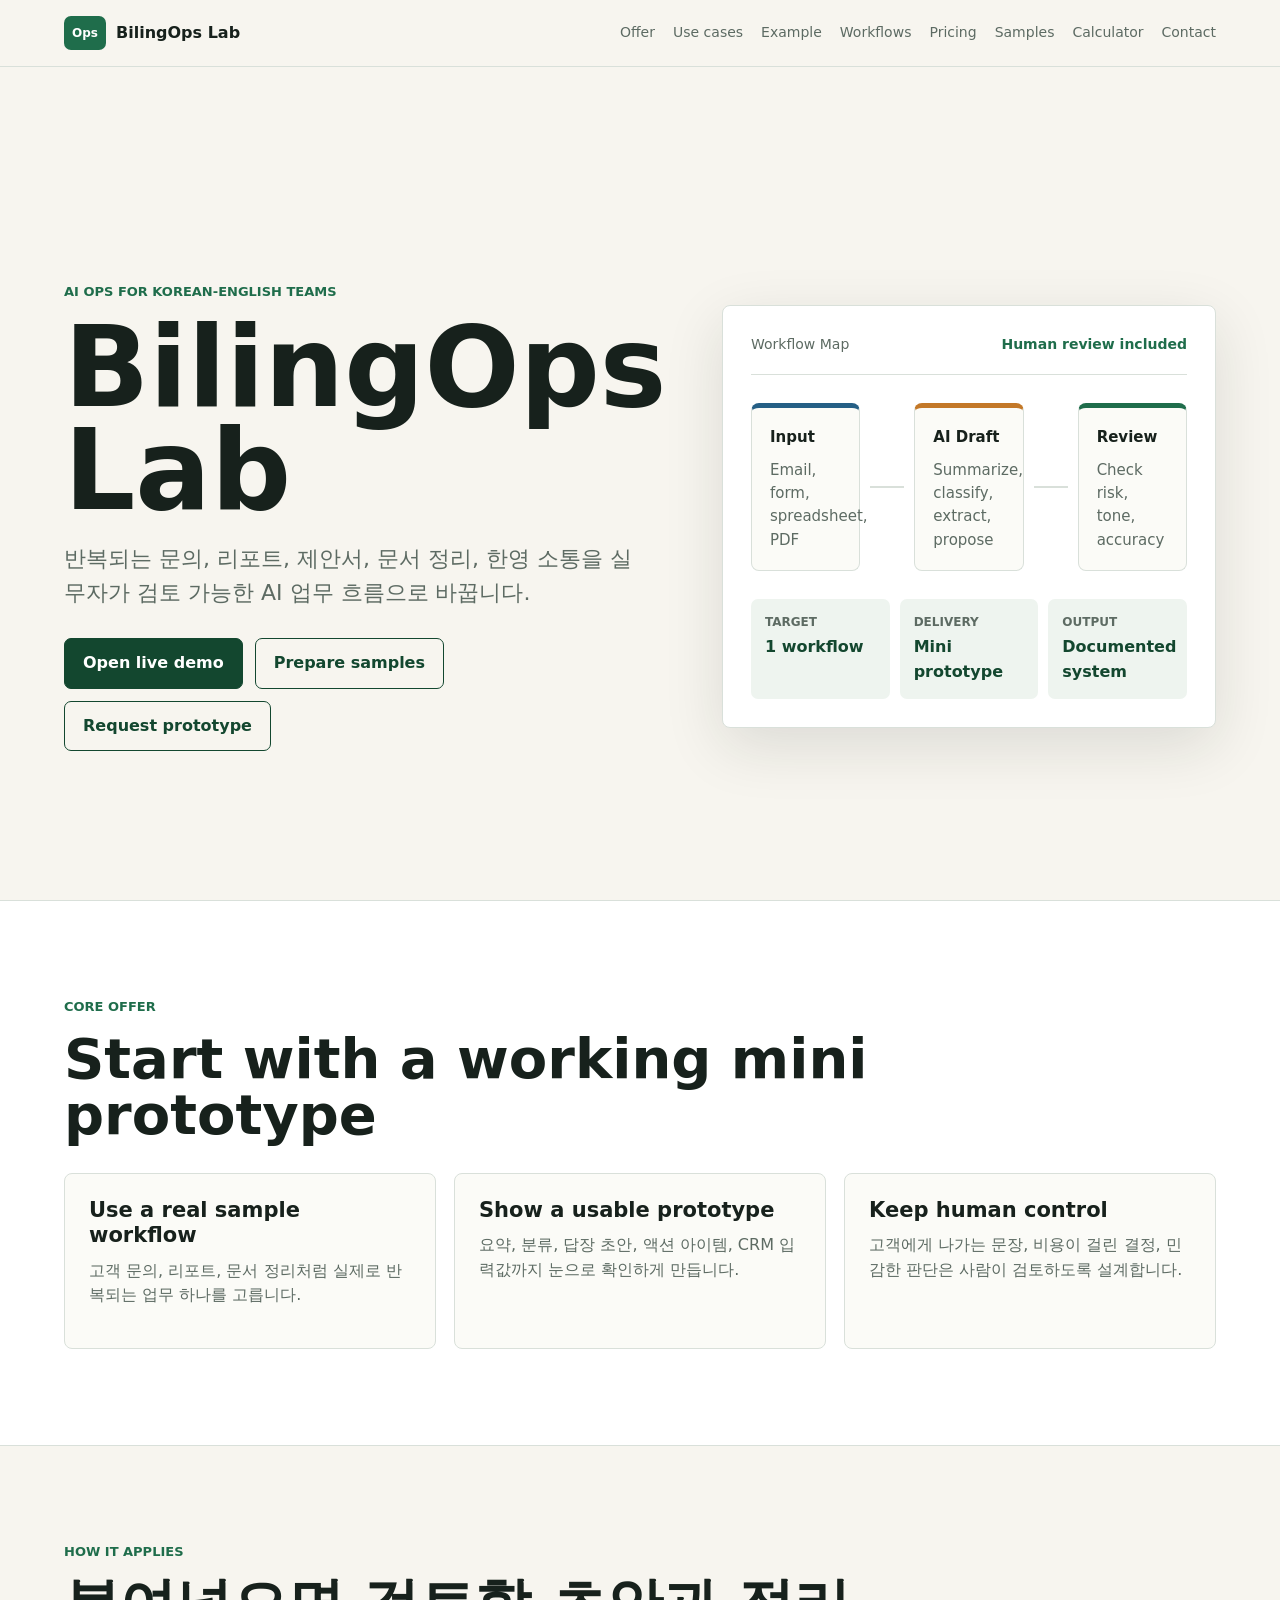
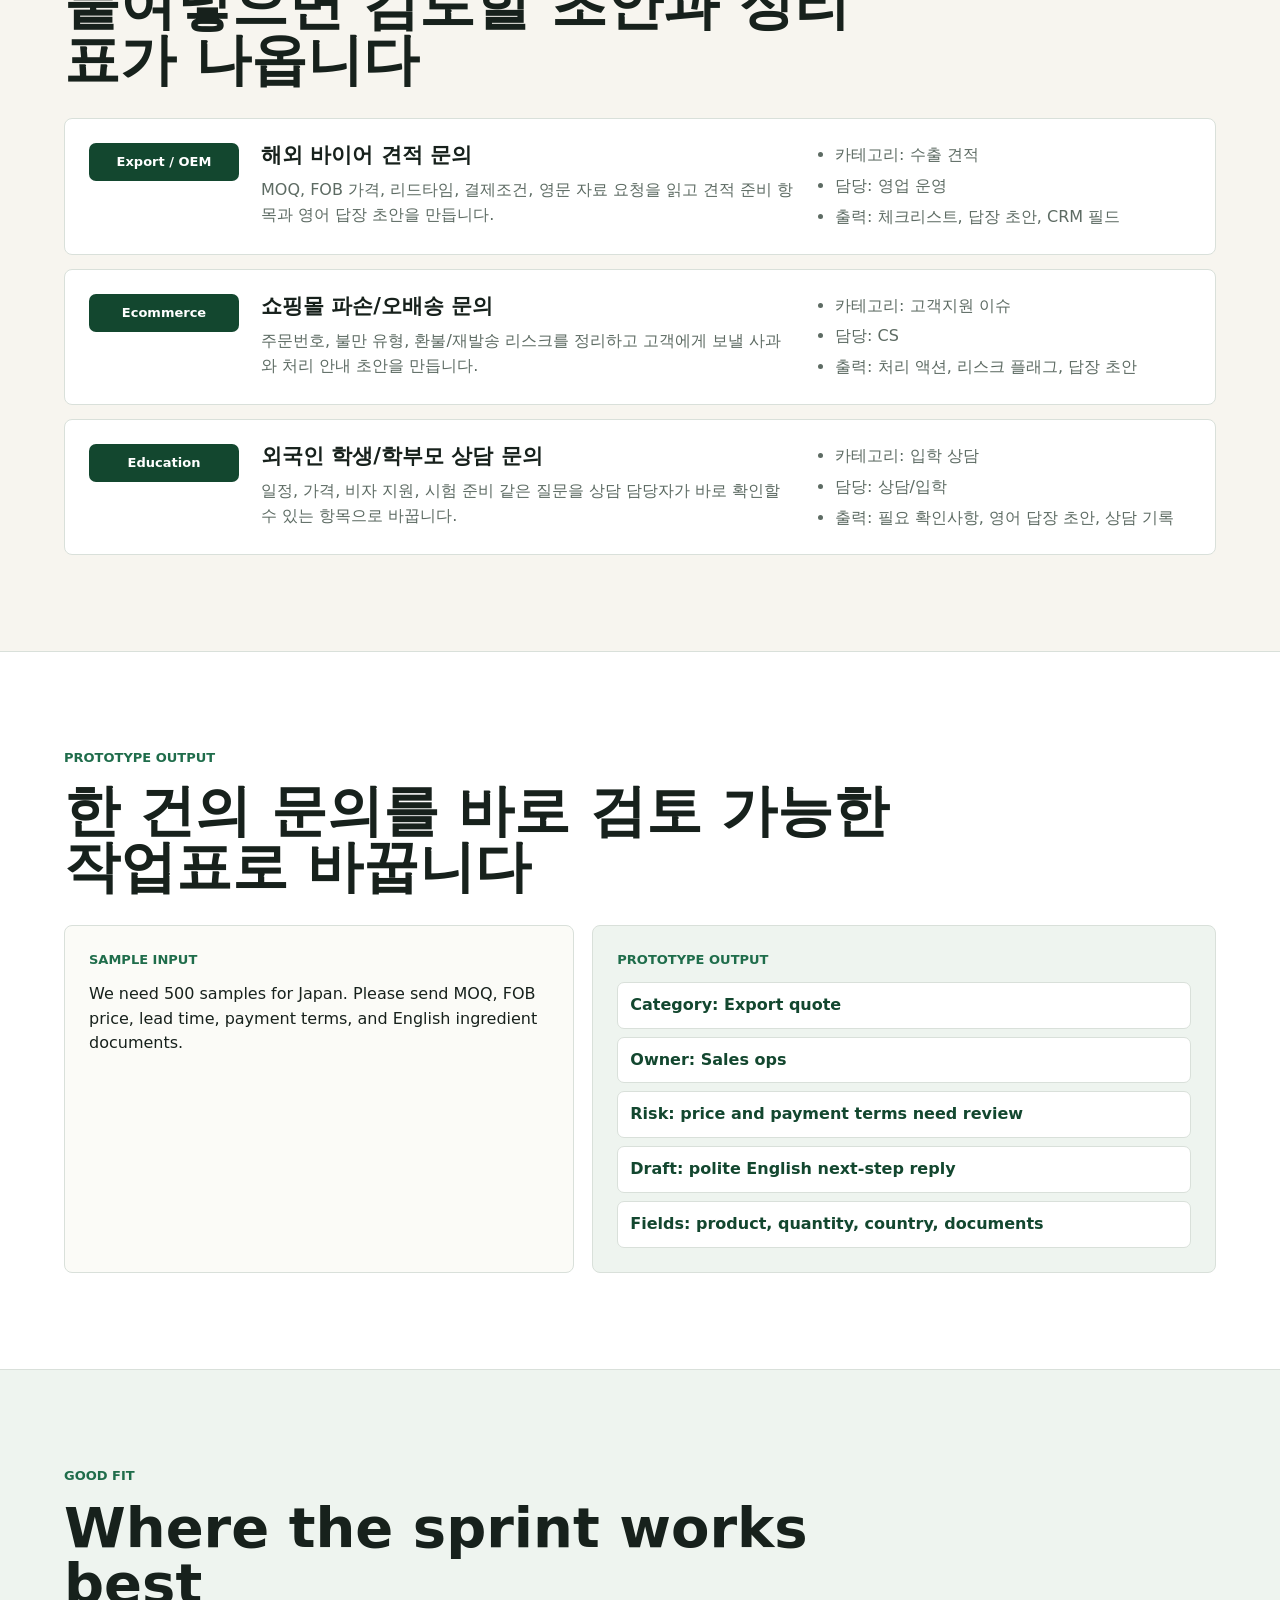
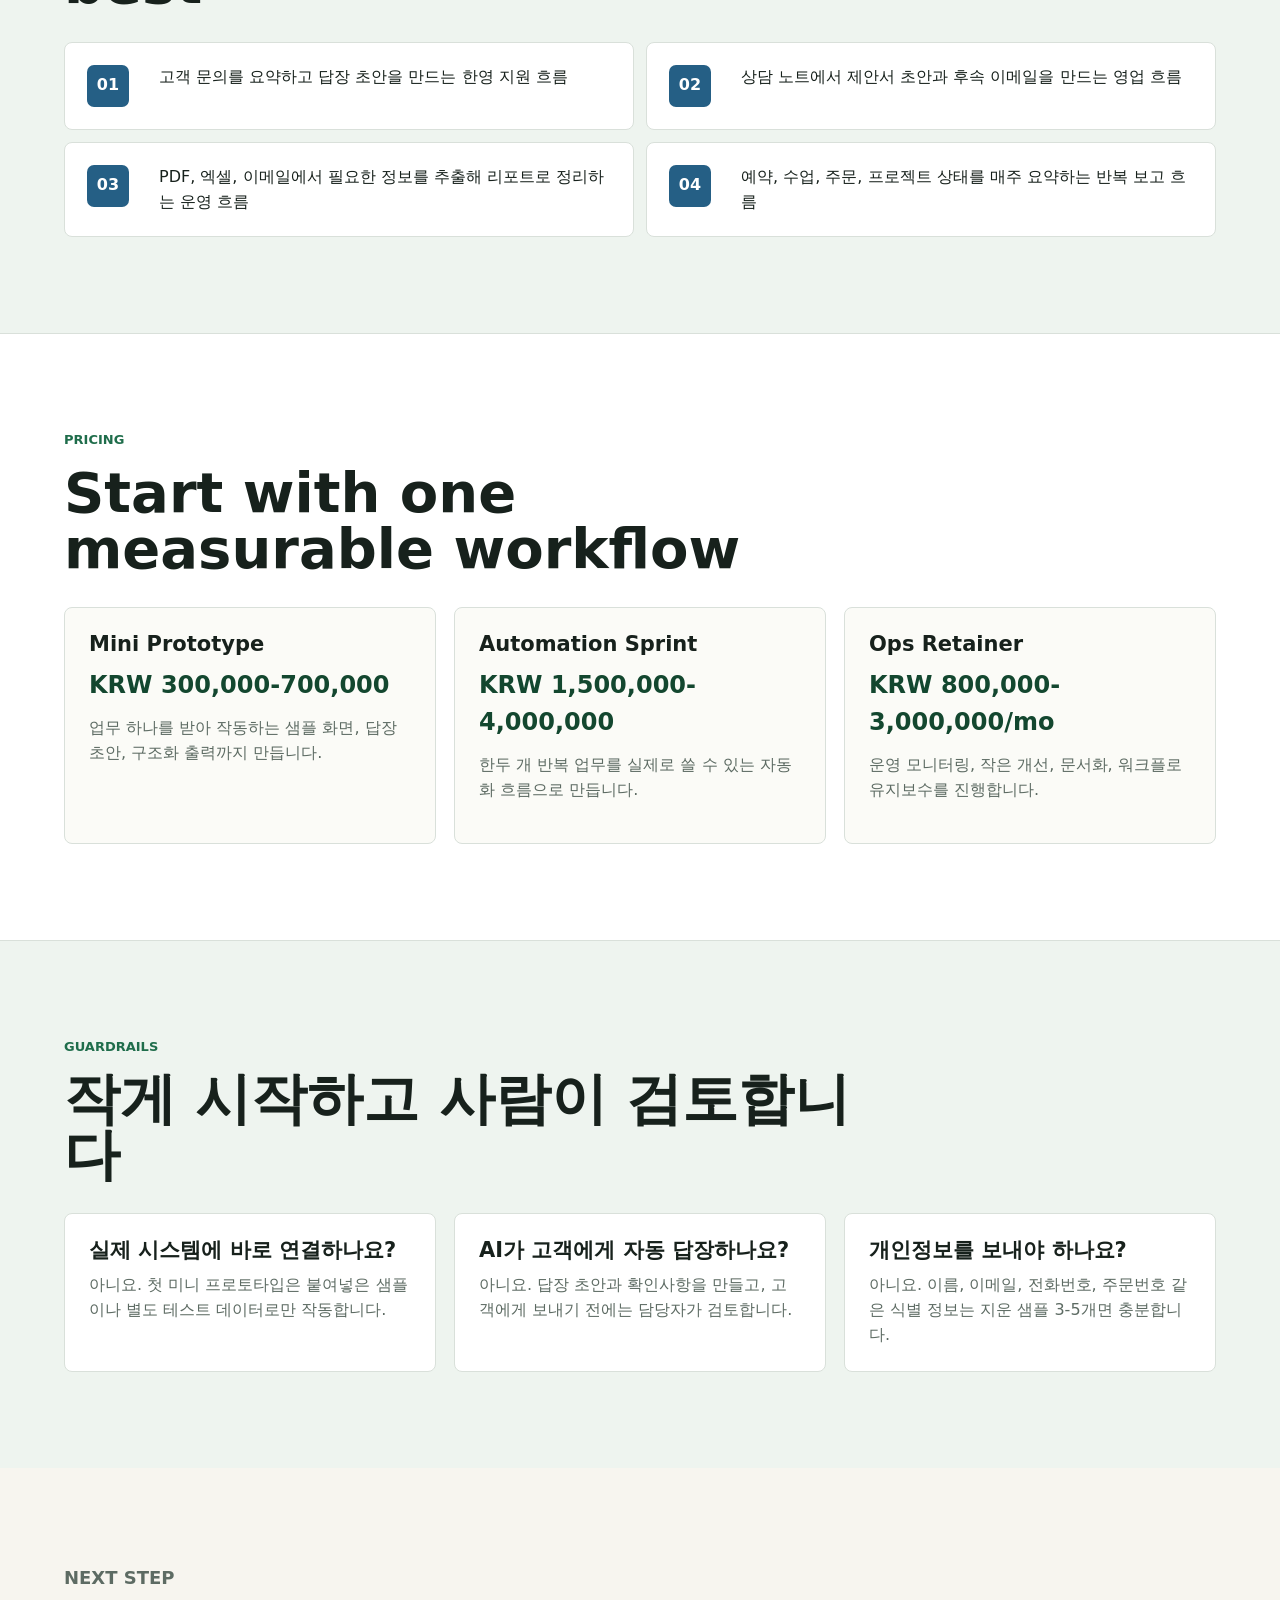
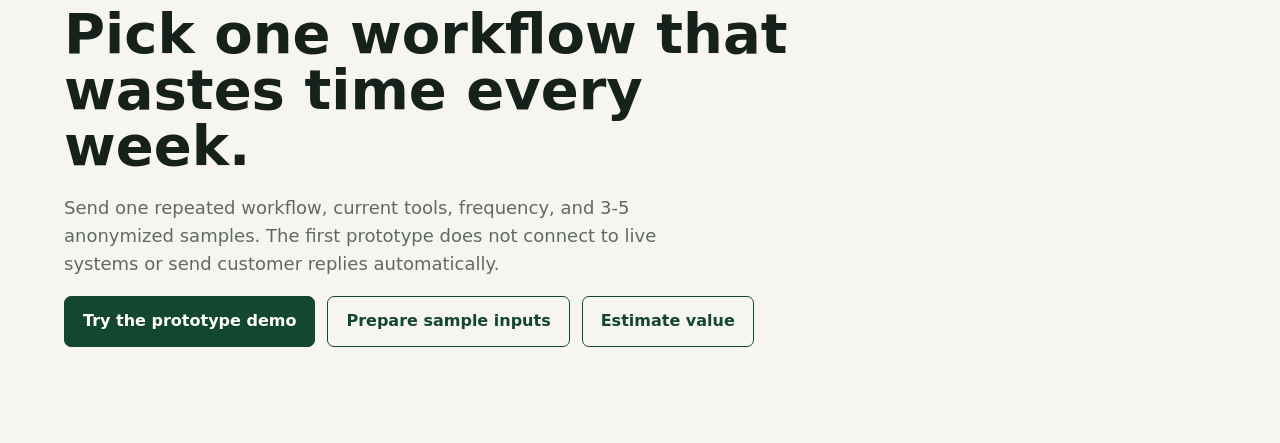
<file: index.html>
<!doctype html>
<html lang="ko">
  <head>
    <meta charset="utf-8">
    <meta name="viewport" content="width=device-width, initial-scale=1">
    <title>BilingOps Lab | AI Operations Automation Sprint</title>
    <meta
      name="description"
      content="BilingOps Lab helps small teams automate repeated Korean-English admin, reporting, inquiry, and document workflows with practical AI systems."
    >
    <link rel="stylesheet" href="./styles.css">
  </head>
  <body>
    <header class="topbar">
      <a class="brand" href="#top" aria-label="BilingOps Lab home">
        <span class="brand-mark">Ops</span>
        <span>BilingOps Lab</span>
      </a>
      <nav aria-label="Primary navigation">
        <a href="#offer">Offer</a>
        <a href="#use-cases">Use cases</a>
        <a href="#example">Example</a>
        <a href="#workflows">Workflows</a>
        <a href="#pricing">Pricing</a>
        <a href="./intake.html">Samples</a>
        <a href="./calculator.html">Calculator</a>
        <a href="mailto:dlwlsgh1200@gmail.com">Contact</a>
      </nav>
    </header>

    <main id="top">
      <section class="hero">
        <div class="hero-copy">
          <p class="eyebrow">AI ops for Korean-English teams</p>
          <h1>BilingOps Lab</h1>
          <p class="lead">
            반복되는 문의, 리포트, 제안서, 문서 정리, 한영 소통을
            실무자가 검토 가능한 AI 업무 흐름으로 바꿉니다.
          </p>
          <div class="hero-actions">
            <a class="button primary" href="./demo.html">Open live demo</a>
            <a class="button secondary" href="./intake.html">Prepare samples</a>
            <a class="button secondary" href="mailto:dlwlsgh1200@gmail.com?subject=Automation%20prototype%20inquiry">Request prototype</a>
          </div>
        </div>
        <div class="workflow-board" aria-label="Example automation workflow map">
          <div class="board-header">
            <span>Workflow Map</span>
            <strong>Human review included</strong>
          </div>
          <div class="flow-row">
            <div class="node input">
              <span>Input</span>
              Email, form, spreadsheet, PDF
            </div>
            <div class="connector"></div>
            <div class="node process">
              <span>AI Draft</span>
              Summarize, classify, extract, propose
            </div>
            <div class="connector"></div>
            <div class="node review">
              <span>Review</span>
              Check risk, tone, accuracy
            </div>
          </div>
          <div class="metrics">
            <div>
              <span>Target</span>
              1 workflow
            </div>
            <div>
              <span>Delivery</span>
              Mini prototype
            </div>
            <div>
              <span>Output</span>
              Documented system
            </div>
          </div>
        </div>
      </section>

      <section id="offer" class="band">
        <div class="section-heading">
          <p class="eyebrow">Core offer</p>
          <h2>Start with a working mini prototype</h2>
        </div>
        <div class="columns">
          <article>
            <h3>Use a real sample workflow</h3>
            <p>고객 문의, 리포트, 문서 정리처럼 실제로 반복되는 업무 하나를 고릅니다.</p>
          </article>
          <article>
            <h3>Show a usable prototype</h3>
            <p>요약, 분류, 답장 초안, 액션 아이템, CRM 입력값까지 눈으로 확인하게 만듭니다.</p>
          </article>
          <article>
            <h3>Keep human control</h3>
            <p>고객에게 나가는 문장, 비용이 걸린 결정, 민감한 판단은 사람이 검토하도록 설계합니다.</p>
          </article>
        </div>
      </section>

      <section id="use-cases" class="use-cases">
        <div class="section-heading">
          <p class="eyebrow">How it applies</p>
          <h2>붙여넣으면 검토할 초안과 정리표가 나옵니다</h2>
        </div>
        <div class="use-case-stack">
          <article class="use-case">
            <div class="use-case-label">Export / OEM</div>
            <div>
              <h3>해외 바이어 견적 문의</h3>
              <p>MOQ, FOB 가격, 리드타임, 결제조건, 영문 자료 요청을 읽고 견적 준비 항목과 영어 답장 초안을 만듭니다.</p>
            </div>
            <ul>
              <li>카테고리: 수출 견적</li>
              <li>담당: 영업 운영</li>
              <li>출력: 체크리스트, 답장 초안, CRM 필드</li>
            </ul>
          </article>
          <article class="use-case">
            <div class="use-case-label">Ecommerce</div>
            <div>
              <h3>쇼핑몰 파손/오배송 문의</h3>
              <p>주문번호, 불만 유형, 환불/재발송 리스크를 정리하고 고객에게 보낼 사과와 처리 안내 초안을 만듭니다.</p>
            </div>
            <ul>
              <li>카테고리: 고객지원 이슈</li>
              <li>담당: CS</li>
              <li>출력: 처리 액션, 리스크 플래그, 답장 초안</li>
            </ul>
          </article>
          <article class="use-case">
            <div class="use-case-label">Education</div>
            <div>
              <h3>외국인 학생/학부모 상담 문의</h3>
              <p>일정, 가격, 비자 지원, 시험 준비 같은 질문을 상담 담당자가 바로 확인할 수 있는 항목으로 바꿉니다.</p>
            </div>
            <ul>
              <li>카테고리: 입학 상담</li>
              <li>담당: 상담/입학</li>
              <li>출력: 필요 확인사항, 영어 답장 초안, 상담 기록</li>
            </ul>
          </article>
        </div>
      </section>

      <section id="example" class="example">
        <div class="section-heading">
          <p class="eyebrow">Prototype output</p>
          <h2>한 건의 문의를 바로 검토 가능한 작업표로 바꿉니다</h2>
        </div>
        <div class="example-grid">
          <article class="example-input">
            <p class="example-label">Sample input</p>
            <p>
              We need 500 samples for Japan. Please send MOQ, FOB price, lead time,
              payment terms, and English ingredient documents.
            </p>
          </article>
          <article class="example-output">
            <p class="example-label">Prototype output</p>
            <div class="output-list">
              <span>Category: Export quote</span>
              <span>Owner: Sales ops</span>
              <span>Risk: price and payment terms need review</span>
              <span>Draft: polite English next-step reply</span>
              <span>Fields: product, quantity, country, documents</span>
            </div>
          </article>
        </div>
      </section>

      <section id="workflows" class="workflows">
        <div class="section-heading">
          <p class="eyebrow">Good fit</p>
          <h2>Where the sprint works best</h2>
        </div>
        <div class="workflow-list">
          <div class="workflow-item">
            <span>01</span>
            <p>고객 문의를 요약하고 답장 초안을 만드는 한영 지원 흐름</p>
          </div>
          <div class="workflow-item">
            <span>02</span>
            <p>상담 노트에서 제안서 초안과 후속 이메일을 만드는 영업 흐름</p>
          </div>
          <div class="workflow-item">
            <span>03</span>
            <p>PDF, 엑셀, 이메일에서 필요한 정보를 추출해 리포트로 정리하는 운영 흐름</p>
          </div>
          <div class="workflow-item">
            <span>04</span>
            <p>예약, 수업, 주문, 프로젝트 상태를 매주 요약하는 반복 보고 흐름</p>
          </div>
        </div>
      </section>

      <section id="pricing" class="band pricing">
        <div class="section-heading">
          <p class="eyebrow">Pricing</p>
          <h2>Start with one measurable workflow</h2>
        </div>
        <div class="price-grid">
          <article>
            <h3>Mini Prototype</h3>
            <p class="price">KRW 300,000-700,000</p>
            <p>업무 하나를 받아 작동하는 샘플 화면, 답장 초안, 구조화 출력까지 만듭니다.</p>
          </article>
          <article>
            <h3>Automation Sprint</h3>
            <p class="price">KRW 1,500,000-4,000,000</p>
            <p>한두 개 반복 업무를 실제로 쓸 수 있는 자동화 흐름으로 만듭니다.</p>
          </article>
          <article>
            <h3>Ops Retainer</h3>
            <p class="price">KRW 800,000-3,000,000/mo</p>
            <p>운영 모니터링, 작은 개선, 문서화, 워크플로 유지보수를 진행합니다.</p>
          </article>
        </div>
      </section>

      <section class="faq">
        <div class="section-heading">
          <p class="eyebrow">Guardrails</p>
          <h2>작게 시작하고 사람이 검토합니다</h2>
        </div>
        <div class="faq-list">
          <article>
            <h3>실제 시스템에 바로 연결하나요?</h3>
            <p>아니요. 첫 미니 프로토타입은 붙여넣은 샘플이나 별도 테스트 데이터로만 작동합니다.</p>
          </article>
          <article>
            <h3>AI가 고객에게 자동 답장하나요?</h3>
            <p>아니요. 답장 초안과 확인사항을 만들고, 고객에게 보내기 전에는 담당자가 검토합니다.</p>
          </article>
          <article>
            <h3>개인정보를 보내야 하나요?</h3>
            <p>아니요. 이름, 이메일, 전화번호, 주문번호 같은 식별 정보는 지운 샘플 3-5개면 충분합니다.</p>
          </article>
        </div>
      </section>

      <section class="contact">
        <p class="eyebrow">Next step</p>
        <h2>Pick one workflow that wastes time every week.</h2>
        <p>
          Send one repeated workflow, current tools, frequency, and 3-5 anonymized samples.
          The first prototype does not connect to live systems or send customer replies automatically.
        </p>
        <div class="contact-actions">
          <a class="button primary" href="./demo.html">Try the prototype demo</a>
          <a class="button secondary" href="./intake.html">Prepare sample inputs</a>
          <a class="button secondary" href="./calculator.html">Estimate value</a>
        </div>
      </section>
    </main>
  </body>
</html>
</file>
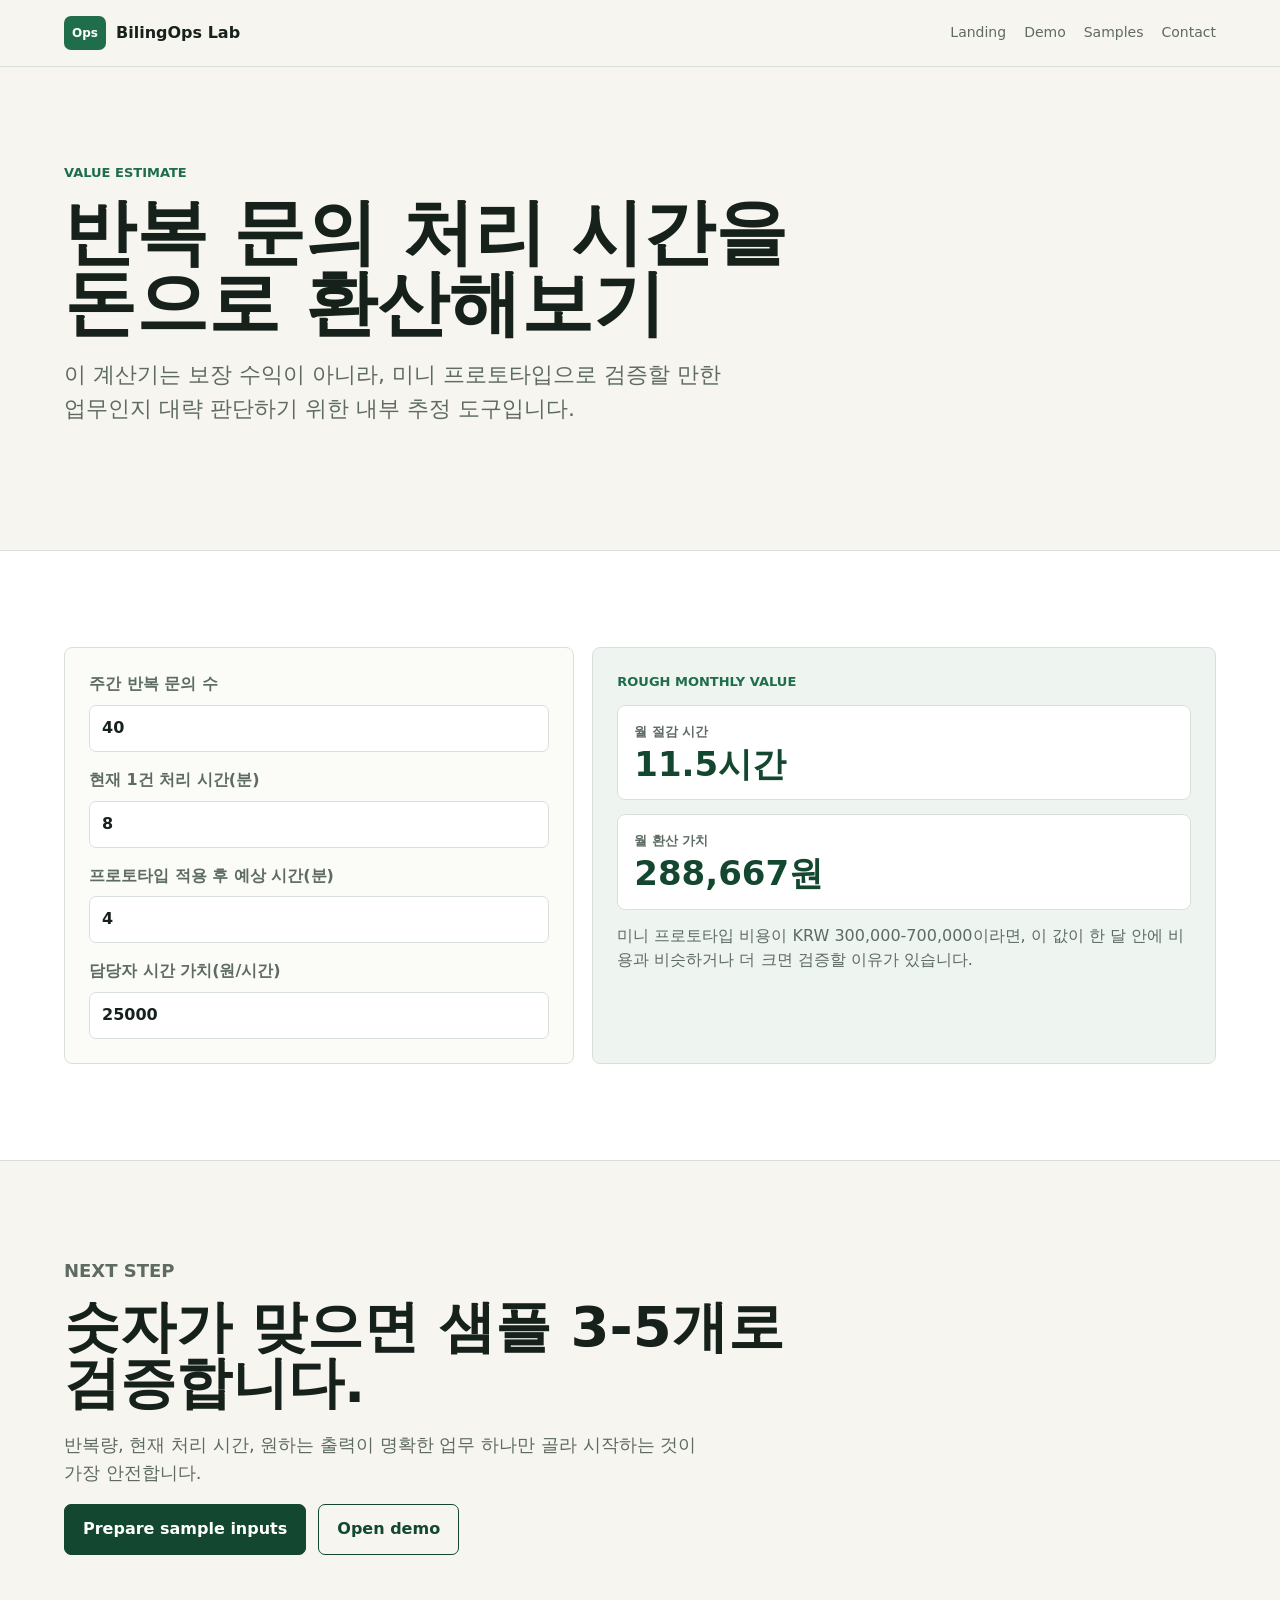
<file: calculator.html>
<!doctype html>
<html lang="ko">
  <head>
    <meta charset="utf-8">
    <meta name="viewport" content="width=device-width, initial-scale=1">
    <title>BilingOps Lab | Workflow Value Calculator</title>
    <meta
      name="description"
      content="Estimate the rough monthly value of reducing repeated inquiry handling time with a mini prototype."
    >
    <link rel="stylesheet" href="./styles.css">
  </head>
  <body>
    <header class="topbar">
      <a class="brand" href="./index.html" aria-label="BilingOps Lab home">
        <span class="brand-mark">Ops</span>
        <span>BilingOps Lab</span>
      </a>
      <nav aria-label="Primary navigation">
        <a href="./index.html">Landing</a>
        <a href="./demo.html">Demo</a>
        <a href="./intake.html">Samples</a>
        <a href="mailto:dlwlsgh1200@gmail.com">Contact</a>
      </nav>
    </header>

    <main>
      <section class="intake-hero">
        <p class="eyebrow">Value estimate</p>
        <h1><span>반복 문의 처리 시간을</span><span>돈으로 환산해보기</span></h1>
        <p class="lead">
          이 계산기는 보장 수익이 아니라, 미니 프로토타입으로 검증할 만한 업무인지
          대략 판단하기 위한 내부 추정 도구입니다.
        </p>
      </section>

      <section class="calculator-section">
        <div class="calculator-grid">
          <form class="calculator-panel" id="roi-form">
            <label>
              <span>주간 반복 문의 수</span>
              <input id="weekly-volume" type="number" min="1" value="40">
            </label>
            <label>
              <span>현재 1건 처리 시간(분)</span>
              <input id="current-minutes" type="number" min="1" value="8">
            </label>
            <label>
              <span>프로토타입 적용 후 예상 시간(분)</span>
              <input id="new-minutes" type="number" min="0" value="4">
            </label>
            <label>
              <span>담당자 시간 가치(원/시간)</span>
              <input id="hourly-value" type="number" min="0" step="1000" value="25000">
            </label>
          </form>

          <section class="calculator-result" aria-live="polite">
            <p class="example-label">Rough monthly value</p>
            <div class="result-metric">
              <span>월 절감 시간</span>
              <strong id="hours-saved">0시간</strong>
            </div>
            <div class="result-metric">
              <span>월 환산 가치</span>
              <strong id="money-saved">0원</strong>
            </div>
            <p>
              미니 프로토타입 비용이 KRW 300,000-700,000이라면, 이 값이 한 달 안에
              비용과 비슷하거나 더 크면 검증할 이유가 있습니다.
            </p>
          </section>
        </div>
      </section>

      <section class="contact">
        <p class="eyebrow">Next step</p>
        <h2>숫자가 맞으면 샘플 3-5개로 검증합니다.</h2>
        <p>
          반복량, 현재 처리 시간, 원하는 출력이 명확한 업무 하나만 골라 시작하는 것이 가장 안전합니다.
        </p>
        <div class="contact-actions">
          <a class="button primary" href="./intake.html">Prepare sample inputs</a>
          <a class="button secondary" href="./demo.html">Open demo</a>
        </div>
      </section>
    </main>

    <script>
      const fields = {
        volume: document.querySelector("#weekly-volume"),
        current: document.querySelector("#current-minutes"),
        next: document.querySelector("#new-minutes"),
        hourly: document.querySelector("#hourly-value"),
        hours: document.querySelector("#hours-saved"),
        money: document.querySelector("#money-saved")
      };

      const formatter = new Intl.NumberFormat("ko-KR");

      function calculate() {
        const weeklyVolume = Math.max(0, Number(fields.volume.value) || 0);
        const currentMinutes = Math.max(0, Number(fields.current.value) || 0);
        const newMinutes = Math.max(0, Number(fields.next.value) || 0);
        const hourlyValue = Math.max(0, Number(fields.hourly.value) || 0);
        const minutesSaved = Math.max(0, currentMinutes - newMinutes);
        const monthlyHours = weeklyVolume * minutesSaved * 4.33 / 60;
        const monthlyValue = monthlyHours * hourlyValue;

        fields.hours.textContent = `${formatter.format(Math.round(monthlyHours * 10) / 10)}시간`;
        fields.money.textContent = `${formatter.format(Math.round(monthlyValue))}원`;
      }

      Object.values(fields).forEach((field) => {
        if (field instanceof HTMLInputElement) {
          field.addEventListener("input", calculate);
        }
      });
      calculate();
    </script>
  </body>
</html>
</file>
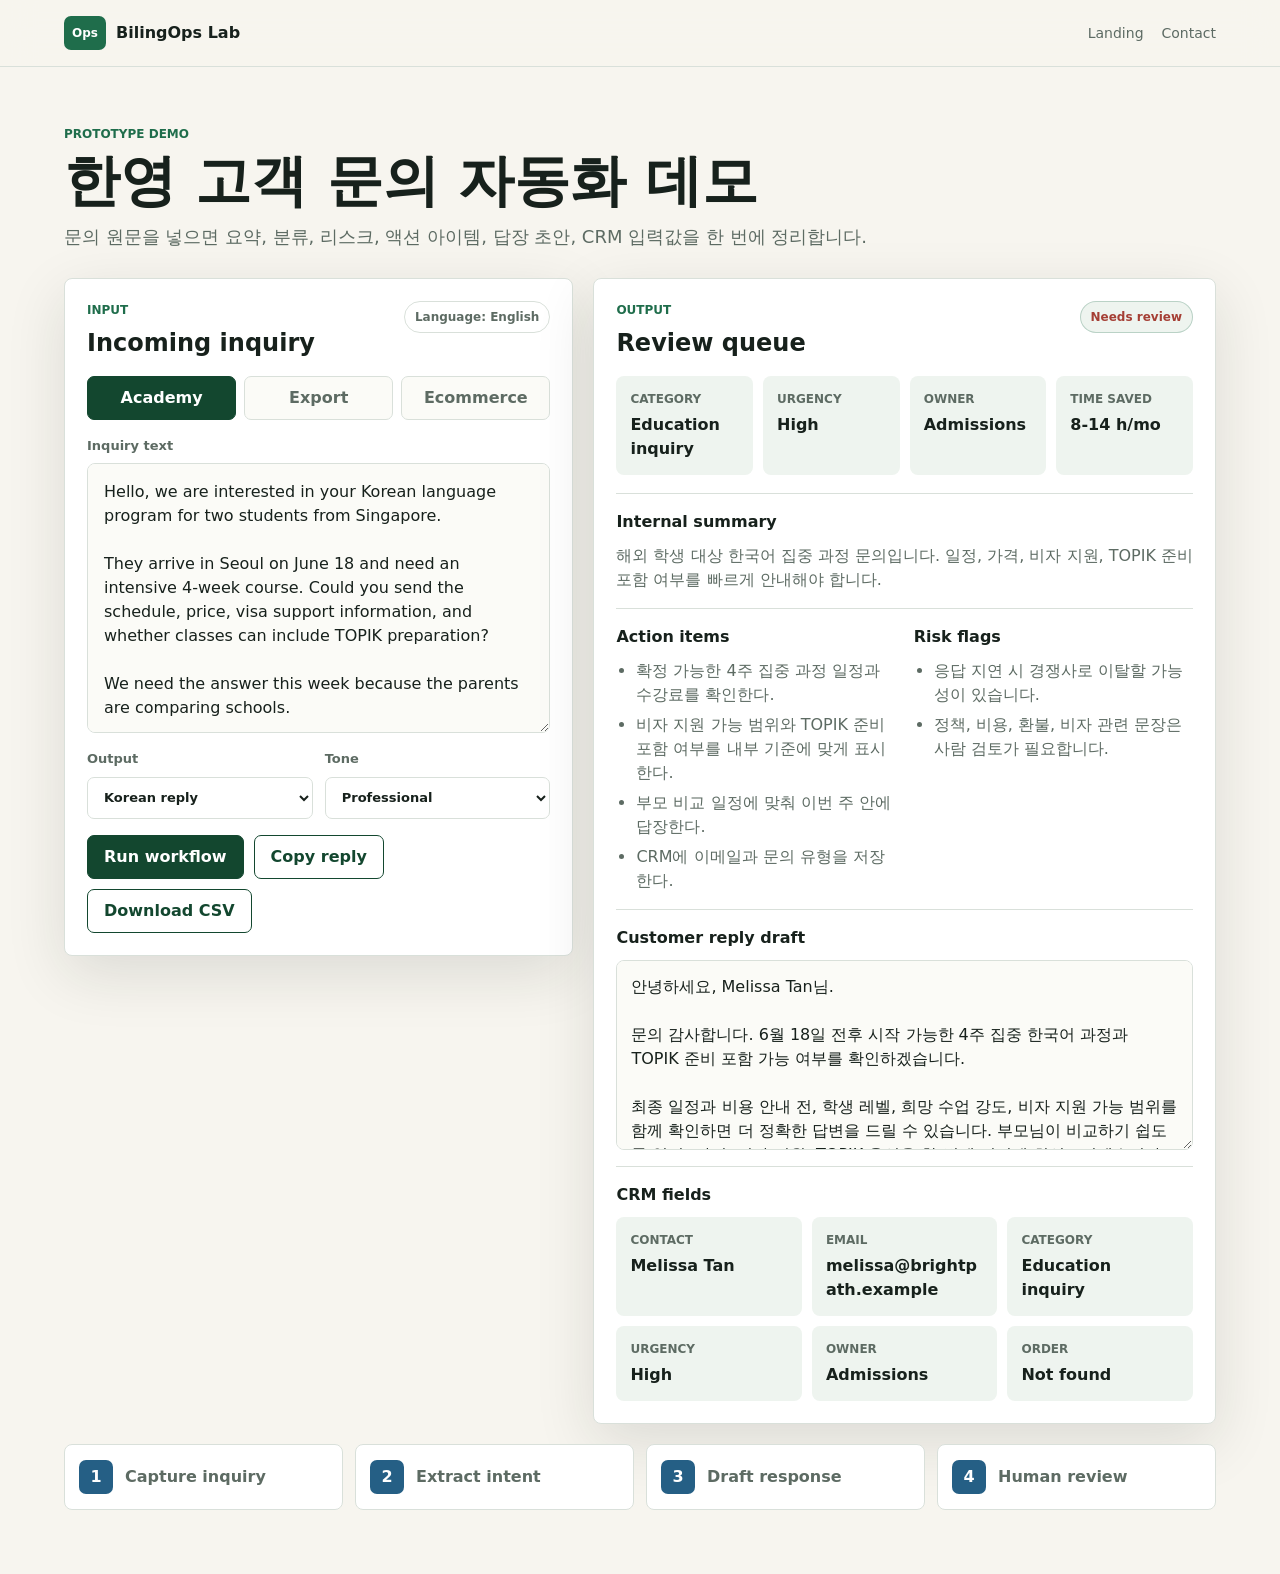
<file: demo.html>
<!doctype html>
<html lang="ko">
  <head>
    <meta charset="utf-8">
    <meta name="viewport" content="width=device-width, initial-scale=1">
    <title>BilingOps Lab | Customer Inquiry Automation Demo</title>
    <meta
      name="description"
      content="Interactive bilingual customer inquiry automation prototype by BilingOps Lab."
    >
    <link rel="stylesheet" href="./demo.css">
  </head>
  <body>
    <header class="app-header">
      <a class="brand" href="./index.html" aria-label="BilingOps Lab home">
        <span class="brand-mark">Ops</span>
        <span>BilingOps Lab</span>
      </a>
      <nav aria-label="Demo navigation">
        <a href="./index.html">Landing</a>
        <a href="mailto:dlwlsgh1200@gmail.com?subject=Prototype%20demo%20inquiry">Contact</a>
      </nav>
    </header>

    <main class="app-shell">
      <section class="workspace">
        <div class="intro">
          <p class="eyebrow">Prototype demo</p>
          <h1>한영 고객 문의 자동화 데모</h1>
          <p>
            문의 원문을 넣으면 요약, 분류, 리스크, 액션 아이템, 답장 초안, CRM 입력값을 한 번에 정리합니다.
          </p>
        </div>

        <div class="demo-grid">
          <section class="panel input-panel" aria-labelledby="input-title">
            <div class="panel-header">
              <div>
                <p class="eyebrow">Input</p>
                <h2 id="input-title">Incoming inquiry</h2>
              </div>
              <span id="detected-language" class="pill">Language: mixed</span>
            </div>

            <div class="sample-tabs" role="group" aria-label="Sample inquiries">
              <button type="button" class="sample-button active" data-sample="academy">Academy</button>
              <button type="button" class="sample-button" data-sample="export">Export</button>
              <button type="button" class="sample-button" data-sample="commerce">Ecommerce</button>
            </div>

            <label class="field-label" for="inquiry">Inquiry text</label>
            <textarea id="inquiry" spellcheck="false" wrap="soft"></textarea>

            <div class="controls">
              <label>
                Output
                <select id="output-language">
                  <option value="ko">Korean reply</option>
                  <option value="en">English reply</option>
                </select>
              </label>
              <label>
                Tone
                <select id="tone">
                  <option value="professional">Professional</option>
                  <option value="warm">Warm</option>
                  <option value="concise">Concise</option>
                </select>
              </label>
            </div>

            <div class="button-row">
              <button id="run" class="primary" type="button">Run workflow</button>
              <button id="copy-reply" class="secondary" type="button">Copy reply</button>
              <button id="download-csv" class="secondary" type="button">Download CSV</button>
            </div>
          </section>

          <section class="panel output-panel" aria-labelledby="output-title">
            <div class="panel-header">
              <div>
                <p class="eyebrow">Output</p>
                <h2 id="output-title">Review queue</h2>
              </div>
              <span id="status-pill" class="pill strong">Ready</span>
            </div>

            <div class="summary-strip">
              <div>
                <span>Category</span>
                <strong id="category">-</strong>
              </div>
              <div>
                <span>Urgency</span>
                <strong id="urgency">-</strong>
              </div>
              <div>
                <span>Owner</span>
                <strong id="owner">-</strong>
              </div>
              <div>
                <span>Time saved</span>
                <strong id="time-saved">-</strong>
              </div>
            </div>

            <div class="output-section">
              <h3>Internal summary</h3>
              <p id="summary"></p>
            </div>

            <div class="output-section two-col">
              <div>
                <h3>Action items</h3>
                <ul id="actions"></ul>
              </div>
              <div>
                <h3>Risk flags</h3>
                <ul id="risks"></ul>
              </div>
            </div>

            <div class="output-section">
              <h3>Customer reply draft</h3>
              <textarea id="reply" readonly wrap="soft"></textarea>
            </div>

            <div class="output-section">
              <h3>CRM fields</h3>
              <div id="crm-fields" class="crm-grid"></div>
            </div>
          </section>
        </div>

        <section class="pipeline">
          <div>
            <span>1</span>
            Capture inquiry
          </div>
          <div>
            <span>2</span>
            Extract intent
          </div>
          <div>
            <span>3</span>
            Draft response
          </div>
          <div>
            <span>4</span>
            Human review
          </div>
        </section>
      </section>
    </main>

    <script src="./demo.js"></script>
  </body>
</html>
</file>
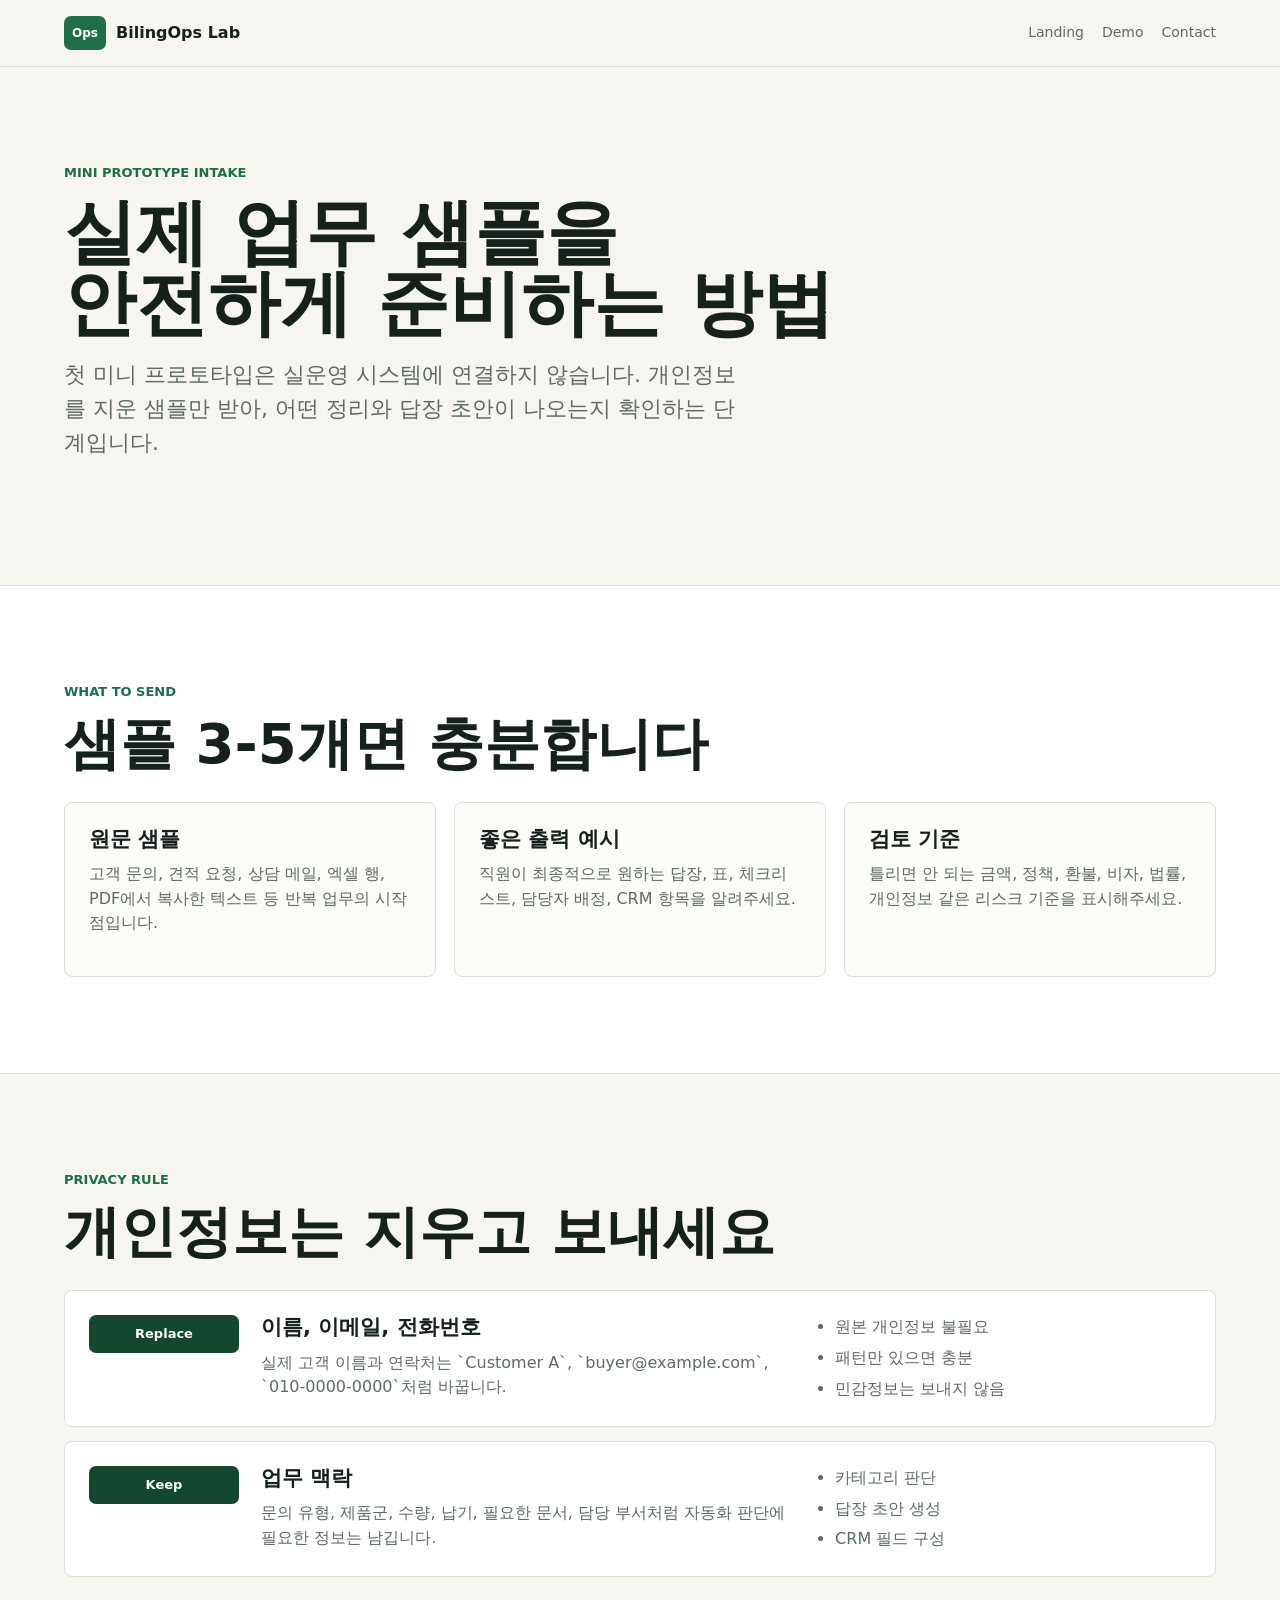
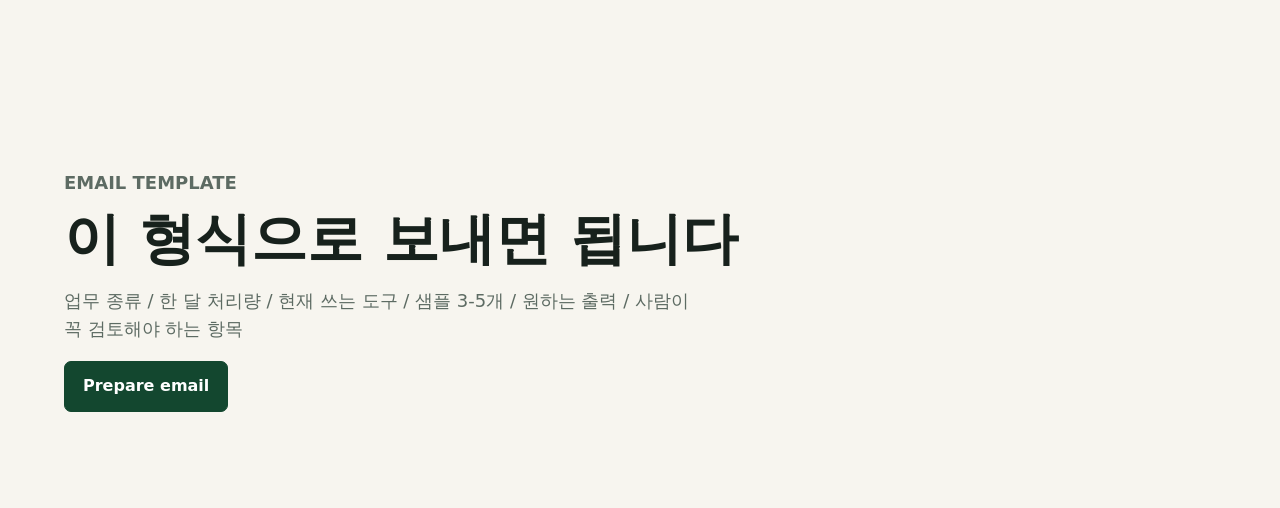
<file: intake.html>
<!doctype html>
<html lang="ko">
  <head>
    <meta charset="utf-8">
    <meta name="viewport" content="width=device-width, initial-scale=1">
    <title>BilingOps Lab | Mini Prototype Intake</title>
    <meta
      name="description"
      content="Sanitized workflow sample request form for a BilingOps Lab mini prototype."
    >
    <link rel="stylesheet" href="./styles.css">
  </head>
  <body>
    <header class="topbar">
      <a class="brand" href="./index.html" aria-label="BilingOps Lab home">
        <span class="brand-mark">Ops</span>
        <span>BilingOps Lab</span>
      </a>
      <nav aria-label="Primary navigation">
        <a href="./index.html">Landing</a>
        <a href="./demo.html">Demo</a>
        <a href="mailto:dlwlsgh1200@gmail.com">Contact</a>
      </nav>
    </header>

    <main>
      <section class="intake-hero">
        <p class="eyebrow">Mini prototype intake</p>
        <h1><span>실제 업무 샘플을</span><span>안전하게 준비하는 방법</span></h1>
        <p class="lead">
          첫 미니 프로토타입은 실운영 시스템에 연결하지 않습니다. 개인정보를 지운 샘플만 받아,
          어떤 정리와 답장 초안이 나오는지 확인하는 단계입니다.
        </p>
      </section>

      <section class="band">
        <div class="section-heading">
          <p class="eyebrow">What to send</p>
          <h2>샘플 3-5개면 충분합니다</h2>
        </div>
        <div class="columns">
          <article>
            <h3>원문 샘플</h3>
            <p>고객 문의, 견적 요청, 상담 메일, 엑셀 행, PDF에서 복사한 텍스트 등 반복 업무의 시작점입니다.</p>
          </article>
          <article>
            <h3>좋은 출력 예시</h3>
            <p>직원이 최종적으로 원하는 답장, 표, 체크리스트, 담당자 배정, CRM 항목을 알려주세요.</p>
          </article>
          <article>
            <h3>검토 기준</h3>
            <p>틀리면 안 되는 금액, 정책, 환불, 비자, 법률, 개인정보 같은 리스크 기준을 표시해주세요.</p>
          </article>
        </div>
      </section>

      <section class="use-cases">
        <div class="section-heading">
          <p class="eyebrow">Privacy rule</p>
          <h2>개인정보는 지우고 보내세요</h2>
        </div>
        <div class="use-case-stack">
          <article class="use-case">
            <div class="use-case-label">Replace</div>
            <div>
              <h3>이름, 이메일, 전화번호</h3>
              <p>실제 고객 이름과 연락처는 `Customer A`, `buyer@example.com`, `010-0000-0000`처럼 바꿉니다.</p>
            </div>
            <ul>
              <li>원본 개인정보 불필요</li>
              <li>패턴만 있으면 충분</li>
              <li>민감정보는 보내지 않음</li>
            </ul>
          </article>
          <article class="use-case">
            <div class="use-case-label">Keep</div>
            <div>
              <h3>업무 맥락</h3>
              <p>문의 유형, 제품군, 수량, 납기, 필요한 문서, 담당 부서처럼 자동화 판단에 필요한 정보는 남깁니다.</p>
            </div>
            <ul>
              <li>카테고리 판단</li>
              <li>답장 초안 생성</li>
              <li>CRM 필드 구성</li>
            </ul>
          </article>
        </div>
      </section>

      <section class="contact">
        <p class="eyebrow">Email template</p>
        <h2>이 형식으로 보내면 됩니다</h2>
        <p>
          업무 종류 / 한 달 처리량 / 현재 쓰는 도구 / 샘플 3-5개 / 원하는 출력 / 사람이 꼭 검토해야 하는 항목
        </p>
        <a class="button primary" href="mailto:dlwlsgh1200@gmail.com?subject=Mini%20prototype%20sample&body=업무%20종류:%0A한%20달%20처리량:%0A현재%20쓰는%20도구:%0A샘플%203-5개:%0A원하는%20출력:%0A사람이%20검토해야%20하는%20항목:%0A">Prepare email</a>
      </section>
    </main>
  </body>
</html>
</file>
<file: styles.css>
:root {
  color-scheme: light;
  --ink: #17211c;
  --muted: #5d6b63;
  --line: #d9e0da;
  --paper: #f7f5ef;
  --white: #ffffff;
  --green: #1f6d4b;
  --green-dark: #13472f;
  --amber: #c37828;
  --blue: #255f85;
  --shadow: 0 18px 60px rgba(23, 33, 28, 0.12);
}

* {
  box-sizing: border-box;
}

html {
  scroll-behavior: smooth;
}

body {
  margin: 0;
  background: var(--paper);
  color: var(--ink);
  font-family: Inter, ui-sans-serif, system-ui, -apple-system, BlinkMacSystemFont, "Segoe UI", sans-serif;
  line-height: 1.55;
  overflow-x: hidden;
}

a {
  color: inherit;
  text-decoration: none;
}

.topbar {
  position: sticky;
  top: 0;
  z-index: 10;
  display: flex;
  align-items: center;
  justify-content: space-between;
  gap: 24px;
  padding: 16px clamp(18px, 5vw, 64px);
  background: rgba(247, 245, 239, 0.92);
  border-bottom: 1px solid var(--line);
  backdrop-filter: blur(16px);
}

.brand {
  display: inline-flex;
  align-items: center;
  gap: 10px;
  font-weight: 800;
}

.brand-mark {
  display: inline-grid;
  width: 42px;
  height: 34px;
  place-items: center;
  background: var(--green);
  color: white;
  font-size: 12px;
  font-weight: 850;
  border-radius: 7px;
}

nav {
  display: flex;
  align-items: center;
  gap: 18px;
  color: var(--muted);
  font-size: 14px;
}

nav a:hover {
  color: var(--green-dark);
}

.hero {
  display: grid;
  min-height: calc(100vh - 67px);
  grid-template-columns: minmax(0, 1fr) minmax(360px, 0.85fr);
  gap: clamp(32px, 6vw, 80px);
  align-items: center;
  padding: clamp(64px, 10vw, 120px) clamp(18px, 5vw, 64px) 54px;
}

.hero-copy {
  min-width: 0;
  max-width: 760px;
}

.eyebrow {
  margin: 0 0 14px;
  color: var(--green);
  font-size: 13px;
  font-weight: 800;
  letter-spacing: 0;
  text-transform: uppercase;
}

h1,
h2,
h3,
p {
  margin-top: 0;
}

h1 {
  margin-bottom: 20px;
  font-size: 112px;
  line-height: 0.92;
  letter-spacing: 0;
}

h2 {
  margin-bottom: 20px;
  font-size: 56px;
  line-height: 1;
  letter-spacing: 0;
}

h3 {
  margin-bottom: 10px;
  font-size: 21px;
  line-height: 1.2;
  letter-spacing: 0;
}

.lead {
  max-width: 680px;
  margin-bottom: 28px;
  color: var(--muted);
  font-size: 22px;
  overflow-wrap: break-word;
}

.hero-actions,
.contact-actions,
.contact .button {
  display: inline-flex;
}

.hero-actions,
.contact-actions {
  flex-wrap: wrap;
  gap: 12px;
}

.button {
  min-height: 46px;
  align-items: center;
  justify-content: center;
  padding: 12px 18px;
  border: 1px solid var(--green-dark);
  border-radius: 7px;
  font-weight: 800;
}

.button.primary {
  background: var(--green-dark);
  color: white;
}

.button.secondary {
  background: transparent;
  color: var(--green-dark);
}

.workflow-board {
  min-width: 0;
  width: 100%;
  max-width: 100%;
  padding: clamp(18px, 3vw, 28px);
  background: var(--white);
  border: 1px solid var(--line);
  border-radius: 8px;
  box-shadow: var(--shadow);
  overflow: hidden;
}

.board-header {
  display: flex;
  flex-wrap: wrap;
  justify-content: space-between;
  gap: 18px;
  padding-bottom: 18px;
  border-bottom: 1px solid var(--line);
  color: var(--muted);
  font-size: 14px;
}

.board-header strong {
  color: var(--green);
}

.flow-row {
  display: grid;
  grid-template-columns: 1fr 34px 1fr 34px 1fr;
  align-items: center;
  gap: 10px;
  padding: 28px 0;
}

.node {
  min-width: 0;
  min-height: 148px;
  padding: 18px;
  border: 1px solid var(--line);
  border-radius: 8px;
  background: #fbfbf7;
  color: var(--muted);
  font-size: 15px;
}

.node span {
  display: block;
  margin-bottom: 10px;
  color: var(--ink);
  font-weight: 900;
}

.node.input {
  border-top: 5px solid var(--blue);
}

.node.process {
  border-top: 5px solid var(--amber);
}

.node.review {
  border-top: 5px solid var(--green);
}

.connector {
  height: 2px;
  background: var(--line);
}

.metrics {
  display: grid;
  grid-template-columns: repeat(3, 1fr);
  gap: 10px;
}

.metrics div {
  min-width: 0;
  padding: 14px;
  background: #eef4ef;
  border-radius: 7px;
  color: var(--green-dark);
  font-weight: 900;
}

.metrics span {
  display: block;
  margin-bottom: 4px;
  color: var(--muted);
  font-size: 12px;
  font-weight: 700;
  text-transform: uppercase;
}

.band,
.workflows,
.use-cases,
.example,
.faq,
.calculator-section,
.contact,
.intake-hero {
  padding: clamp(58px, 8vw, 96px) clamp(18px, 5vw, 64px);
}

.band {
  background: var(--white);
  border-block: 1px solid var(--line);
}

.section-heading {
  max-width: 840px;
}

.columns,
.price-grid {
  display: grid;
  grid-template-columns: repeat(3, 1fr);
  gap: 18px;
  margin-top: 30px;
}

.columns article,
.price-grid article {
  padding: 24px;
  background: #fbfbf7;
  border: 1px solid var(--line);
  border-radius: 8px;
}

.columns p,
.price-grid p,
.contact p {
  color: var(--muted);
}

.workflows {
  background: #eef4ef;
}

.use-cases {
  background: #f7f5ef;
}

.example {
  background: var(--white);
  border-block: 1px solid var(--line);
}

.example-grid {
  display: grid;
  grid-template-columns: minmax(0, 0.9fr) minmax(0, 1.1fr);
  gap: 18px;
  margin-top: 30px;
}

.example-grid article {
  min-width: 0;
  padding: 24px;
  border: 1px solid var(--line);
  border-radius: 8px;
}

.example-input {
  background: #fbfbf7;
}

.example-output {
  background: #eef4ef;
}

.example-label {
  margin-bottom: 12px;
  color: var(--green);
  font-size: 13px;
  font-weight: 900;
  text-transform: uppercase;
}

.example-input p:last-child,
.example-output p:last-child {
  margin-bottom: 0;
}

.output-list {
  display: grid;
  gap: 8px;
}

.output-list span {
  min-width: 0;
  padding: 10px 12px;
  background: var(--white);
  border: 1px solid var(--line);
  border-radius: 7px;
  color: var(--green-dark);
  font-weight: 800;
  overflow-wrap: anywhere;
}

.use-case-stack {
  display: grid;
  gap: 14px;
  margin-top: 30px;
}

.use-case {
  display: grid;
  grid-template-columns: 150px minmax(0, 1fr) minmax(260px, 0.7fr);
  gap: 22px;
  align-items: start;
  padding: 24px;
  background: var(--white);
  border: 1px solid var(--line);
  border-radius: 8px;
}

.use-case-label {
  display: inline-flex;
  min-height: 38px;
  align-items: center;
  justify-content: center;
  padding: 8px 10px;
  background: var(--green-dark);
  color: white;
  border-radius: 7px;
  font-size: 13px;
  font-weight: 900;
}

.use-case p {
  margin-bottom: 0;
  color: var(--muted);
}

.use-case ul {
  margin: 0;
  padding-left: 18px;
  color: var(--muted);
}

.use-case li + li {
  margin-top: 6px;
}

.workflow-list {
  display: grid;
  grid-template-columns: repeat(2, 1fr);
  gap: 12px;
  margin-top: 30px;
}

.faq {
  background: #eef4ef;
}

.faq-list {
  display: grid;
  grid-template-columns: repeat(3, 1fr);
  gap: 18px;
  margin-top: 30px;
}

.faq-list article {
  min-width: 0;
  padding: 24px;
  background: var(--white);
  border: 1px solid var(--line);
  border-radius: 8px;
}

.faq-list p {
  margin-bottom: 0;
  color: var(--muted);
}

.calculator-section {
  background: var(--white);
  border-block: 1px solid var(--line);
}

.calculator-grid {
  display: grid;
  grid-template-columns: minmax(0, 0.9fr) minmax(0, 1.1fr);
  gap: 18px;
}

.calculator-panel,
.calculator-result {
  min-width: 0;
  padding: 24px;
  border: 1px solid var(--line);
  border-radius: 8px;
}

.calculator-panel {
  display: grid;
  gap: 16px;
  background: #fbfbf7;
}

.calculator-panel label {
  display: grid;
  gap: 8px;
  color: var(--muted);
  font-weight: 800;
}

.calculator-panel input {
  width: 100%;
  min-height: 46px;
  padding: 10px 12px;
  border: 1px solid var(--line);
  border-radius: 7px;
  background: var(--white);
  color: var(--ink);
  font: inherit;
  font-weight: 800;
}

.calculator-result {
  background: #eef4ef;
}

.result-metric {
  margin-bottom: 14px;
  padding: 16px;
  background: var(--white);
  border: 1px solid var(--line);
  border-radius: 8px;
}

.result-metric span {
  display: block;
  margin-bottom: 4px;
  color: var(--muted);
  font-size: 13px;
  font-weight: 800;
}

.result-metric strong {
  display: block;
  color: var(--green-dark);
  font-size: 34px;
  line-height: 1.1;
  overflow-wrap: anywhere;
}

.calculator-result p:last-child {
  margin-bottom: 0;
  color: var(--muted);
}

.workflow-item {
  display: grid;
  grid-template-columns: 54px 1fr;
  gap: 18px;
  align-items: start;
  padding: 22px;
  background: var(--white);
  border: 1px solid var(--line);
  border-radius: 8px;
}

.workflow-item span {
  display: inline-grid;
  width: 42px;
  height: 42px;
  place-items: center;
  background: var(--blue);
  color: white;
  border-radius: 7px;
  font-weight: 900;
}

.workflow-item p {
  margin-bottom: 0;
}

.price {
  margin-bottom: 12px;
  color: var(--green-dark) !important;
  font-size: 24px;
  font-weight: 900;
}

.contact {
  max-width: 900px;
}

.intake-hero {
  max-width: 980px;
}

.intake-hero h1 {
  max-width: 780px;
  font-size: 72px;
  line-height: 0.98;
  overflow-wrap: anywhere;
}

.intake-hero h1 span {
  display: block;
}

.contact p {
  max-width: 640px;
  font-size: 18px;
}

@media (max-width: 920px) {
  .hero {
    min-height: auto;
    grid-template-columns: 1fr;
    padding-top: 54px;
  }

  .hero > * {
    min-width: 0;
  }

  h1 {
    font-size: 72px;
  }

  .intake-hero h1 {
    font-size: 48px;
  }

  h2 {
    font-size: 44px;
  }

  .columns,
  .price-grid,
  .workflow-list,
  .example-grid,
  .faq-list,
  .calculator-grid,
  .use-case {
    grid-template-columns: 1fr;
  }
}

@media (max-width: 680px) {
  .topbar {
    align-items: flex-start;
    flex-direction: column;
    gap: 12px;
  }

  nav {
    width: 100%;
    flex-wrap: wrap;
    gap: 12px 16px;
  }

  .hero {
    padding-top: 52px;
  }

  .eyebrow {
    font-size: 12px;
    overflow-wrap: anywhere;
  }

  h1 {
    font-size: 48px;
  }

  .intake-hero h1 {
    font-size: 32px;
    line-height: 1.08;
  }

  h2 {
    font-size: 34px;
  }

  .lead {
    font-size: 18px;
    overflow-wrap: anywhere;
  }

  .workflow-board {
    padding: 18px;
  }

  .board-header {
    display: grid;
    grid-template-columns: 1fr;
    gap: 8px;
  }

  .node {
    overflow-wrap: anywhere;
  }

  .flow-row {
    grid-template-columns: 1fr;
  }

  .connector {
    width: 2px;
    height: 22px;
    justify-self: center;
  }

  .metrics {
    grid-template-columns: 1fr;
  }
}

@media (max-width: 520px) {
  .hero-copy,
  .workflow-board {
    max-width: 340px;
  }
}
</file>
<file: demo.css>
:root {
  color-scheme: light;
  --ink: #17211c;
  --muted: #5d6b63;
  --line: #d9e0da;
  --paper: #f7f5ef;
  --panel: #ffffff;
  --green: #1f6d4b;
  --green-dark: #13472f;
  --amber: #c37828;
  --blue: #255f85;
  --red: #a53f35;
  --shadow: 0 18px 60px rgba(23, 33, 28, 0.12);
}

* {
  box-sizing: border-box;
}

body {
  width: 100%;
  max-width: 100%;
  margin: 0;
  overflow-x: hidden;
  background: var(--paper);
  color: var(--ink);
  font-family: Inter, ui-sans-serif, system-ui, -apple-system, BlinkMacSystemFont, "Segoe UI", sans-serif;
  line-height: 1.5;
}

a {
  color: inherit;
  text-decoration: none;
}

button,
select,
textarea {
  max-width: 100%;
  min-width: 0;
  font: inherit;
}

.app-header {
  position: sticky;
  top: 0;
  z-index: 10;
  display: flex;
  justify-content: space-between;
  gap: 24px;
  align-items: center;
  padding: 16px clamp(18px, 5vw, 64px);
  background: rgba(247, 245, 239, 0.94);
  border-bottom: 1px solid var(--line);
  backdrop-filter: blur(16px);
}

.brand {
  display: inline-flex;
  align-items: center;
  gap: 10px;
  font-weight: 850;
}

.brand-mark {
  display: inline-grid;
  width: 42px;
  height: 34px;
  place-items: center;
  background: var(--green);
  color: white;
  border-radius: 7px;
  font-size: 12px;
  font-weight: 850;
}

nav {
  display: flex;
  gap: 18px;
  color: var(--muted);
  font-size: 14px;
}

.app-shell {
  max-width: 100%;
  padding: clamp(24px, 5vw, 58px) clamp(18px, 5vw, 64px) 64px;
}

.workspace {
  min-width: 0;
  max-width: 1320px;
  margin: 0 auto;
}

.intro {
  max-width: 820px;
  margin-bottom: 28px;
}

.eyebrow {
  margin: 0 0 10px;
  color: var(--green);
  font-size: 12px;
  font-weight: 850;
  letter-spacing: 0;
  text-transform: uppercase;
}

h1,
h2,
h3,
p {
  margin-top: 0;
}

h1 {
  margin-bottom: 14px;
  font-size: 56px;
  line-height: 1;
  letter-spacing: 0;
}

h2 {
  margin-bottom: 0;
  font-size: 24px;
  line-height: 1.2;
  letter-spacing: 0;
}

h3 {
  margin-bottom: 10px;
  font-size: 16px;
  letter-spacing: 0;
}

.intro p:last-child {
  color: var(--muted);
  font-size: 18px;
}

.demo-grid {
  min-width: 0;
  display: grid;
  grid-template-columns: minmax(340px, 0.9fr) minmax(0, 1.1fr);
  gap: 20px;
  align-items: start;
}

.panel {
  min-width: 0;
  padding: 22px;
  background: var(--panel);
  border: 1px solid var(--line);
  border-radius: 8px;
  box-shadow: var(--shadow);
}

.panel-header {
  display: flex;
  justify-content: space-between;
  gap: 14px;
  align-items: start;
  margin-bottom: 18px;
}

.pill {
  display: inline-flex;
  min-height: 30px;
  align-items: center;
  padding: 6px 10px;
  border: 1px solid var(--line);
  border-radius: 999px;
  color: var(--muted);
  font-size: 12px;
  font-weight: 800;
  white-space: nowrap;
}

.pill.strong {
  border-color: rgba(31, 109, 75, 0.25);
  background: #eef4ef;
  color: var(--green-dark);
}

.sample-tabs {
  min-width: 0;
  display: grid;
  grid-template-columns: repeat(3, 1fr);
  gap: 8px;
  margin-bottom: 16px;
}

.sample-button,
.primary,
.secondary {
  min-height: 44px;
  border-radius: 7px;
  font-weight: 850;
  cursor: pointer;
}

.sample-button {
  border: 1px solid var(--line);
  background: #fbfbf7;
  color: var(--muted);
}

.sample-button.active {
  border-color: var(--green-dark);
  background: var(--green-dark);
  color: white;
}

.field-label {
  display: block;
  margin-bottom: 8px;
  color: var(--muted);
  font-size: 13px;
  font-weight: 800;
}

textarea {
  display: block;
  width: 100%;
  resize: vertical;
  border: 1px solid var(--line);
  border-radius: 8px;
  background: #fbfbf7;
  color: var(--ink);
  overflow-x: hidden;
  overflow-wrap: break-word;
  white-space: pre-wrap;
}

#inquiry {
  min-height: 270px;
  padding: 16px;
}

.controls {
  display: grid;
  grid-template-columns: repeat(2, 1fr);
  gap: 12px;
  margin-top: 16px;
}

.controls label {
  display: grid;
  gap: 8px;
  color: var(--muted);
  font-size: 13px;
  font-weight: 800;
}

select {
  min-height: 42px;
  padding: 0 12px;
  border: 1px solid var(--line);
  border-radius: 7px;
  background: white;
  color: var(--ink);
}

.button-row {
  display: flex;
  flex-wrap: wrap;
  gap: 10px;
  margin-top: 16px;
}

.primary {
  border: 1px solid var(--green-dark);
  background: var(--green-dark);
  color: white;
  padding: 0 16px;
}

.secondary {
  border: 1px solid var(--green-dark);
  background: transparent;
  color: var(--green-dark);
  padding: 0 16px;
}

.summary-strip {
  display: grid;
  grid-template-columns: repeat(4, 1fr);
  gap: 10px;
  margin-bottom: 18px;
}

.summary-strip div,
.crm-grid div {
  min-width: 0;
  padding: 14px;
  border-radius: 8px;
  background: #eef4ef;
}

.summary-strip span,
.crm-grid span {
  display: block;
  margin-bottom: 5px;
  color: var(--muted);
  font-size: 12px;
  font-weight: 800;
  text-transform: uppercase;
}

.summary-strip strong,
.crm-grid strong {
  overflow-wrap: anywhere;
}

.output-section {
  padding-top: 16px;
  border-top: 1px solid var(--line);
}

.output-section + .output-section {
  margin-top: 16px;
}

.output-section p {
  margin-bottom: 0;
  color: var(--muted);
}

.two-col {
  display: grid;
  grid-template-columns: 1fr 1fr;
  gap: 18px;
}

ul {
  margin: 0;
  padding-left: 20px;
  color: var(--muted);
}

li + li {
  margin-top: 6px;
}

#reply {
  min-height: 190px;
  padding: 14px;
  color: var(--ink);
}

.crm-grid {
  display: grid;
  grid-template-columns: repeat(3, 1fr);
  gap: 10px;
}

.pipeline {
  display: grid;
  grid-template-columns: repeat(4, 1fr);
  gap: 12px;
  margin-top: 20px;
}

.pipeline div {
  display: flex;
  gap: 12px;
  align-items: center;
  min-height: 66px;
  padding: 14px;
  background: white;
  border: 1px solid var(--line);
  border-radius: 8px;
  color: var(--muted);
  font-weight: 800;
}

.pipeline span {
  display: inline-grid;
  width: 34px;
  height: 34px;
  flex: 0 0 34px;
  place-items: center;
  background: var(--blue);
  color: white;
  border-radius: 7px;
}

@media (max-width: 980px) {
  h1 {
    font-size: 44px;
  }

  .demo-grid,
  .pipeline {
    grid-template-columns: 1fr;
  }
}

@media (max-width: 640px) {
  .app-shell {
    padding-inline: 14px;
  }

  .workspace,
  .intro,
  .demo-grid,
  .panel {
    max-width: min(340px, calc(100vw - 28px));
  }

  .workspace {
    margin: 0;
  }

  .intro p,
  .output-section p,
  li {
    overflow-wrap: anywhere;
  }

  .app-header {
    align-items: flex-start;
    flex-direction: column;
    gap: 12px;
  }

  h1 {
    font-size: 30px;
  }

  .panel {
    width: 100%;
    padding: 18px;
  }

  .panel-header,
  .controls,
  .summary-strip,
  .two-col,
  .crm-grid,
  .sample-tabs {
    grid-template-columns: 1fr;
  }

  .panel-header {
    display: grid;
  }

  .pill {
    white-space: normal;
  }
}
</file>
